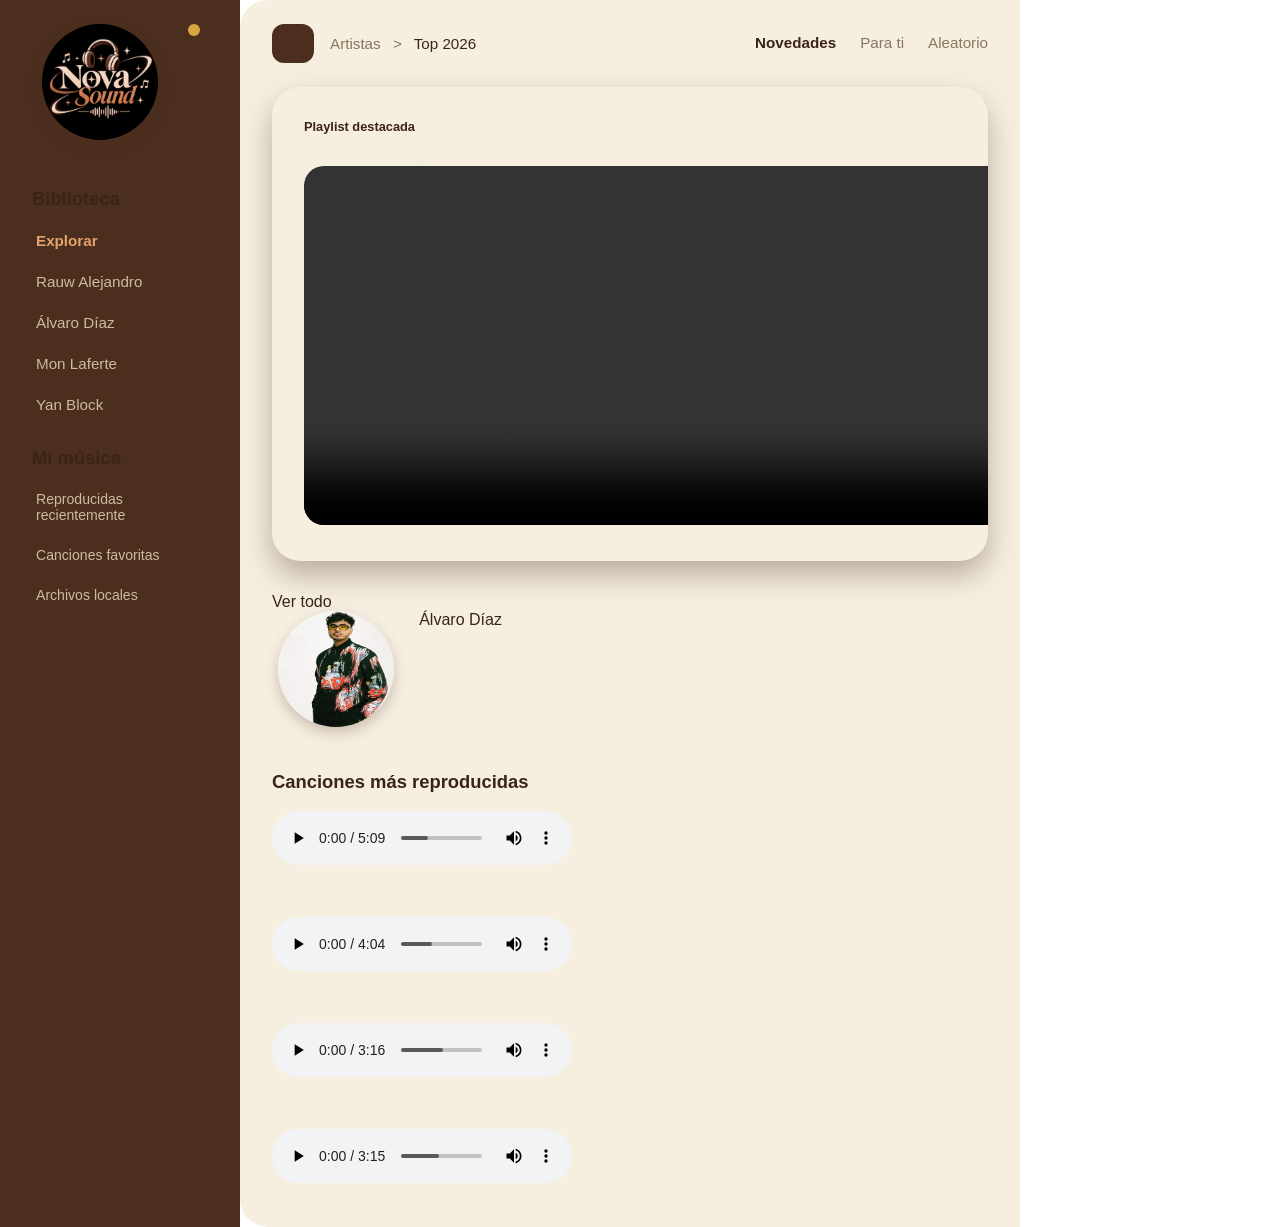
<file: alvaro.html>
<!DOCTYPE html>
<html lang="es">
<head>
  <meta charset="UTF-8">
  <meta name="viewport" content="width=device-width, initial-scale=1.0">
  <title>MiPlay - Plantilla</title>
  <!-- Enlazamos el archivo CSS -->
  <style>
/* =========================================
   PLANTILLA MIPLAY - inspirada en Spotify
   Proyecto de diseño web
   ========================================= */

/* ---------- 1. COLORES (variables) ---------- */
:root {
   --BLANCO-CREMA: #FFF8F5;
  --beige-claro: #f6efe0;
  --chocolate: #4b2e1e;
  --rosa-claro: #F4DDE5;
  --rosa-claro: #F4DDE5;
  --rosa-claro: #F4DDE5;  /* burnt orange */
  --texto: #3a2416;
  --texto-suave: #8a7560;
}

/* ---------- 2. REINICIO BÁSICO ---------- */
* {
  margin: 0;
  padding: 0;
  box-sizing: border-box;
}

body {
  font-family: "Poppins", "Segoe UI", Arial, sans-serif;
  background-color: var(--chocolate-oscuro);
  color: var(--texto);
  min-height: 100vh;
}

a {
  color: inherit;
  text-decoration: none;
}

ul {
  list-style: none;
}

button {
  font-family: inherit;
  cursor: pointer;
  border: none;
  background: none;
}

/* Que se vea el foco cuando se navega con teclado */
a:focus-visible,
button:focus-visible {
  outline: 3px solid var(--naranja);
  outline-offset: 2px;
}

/* ---------- 3. ESTRUCTURA GENERAL (grid) ---------- */
.contenedor {
  display: grid;
  grid-template-columns: 240px 1fr 260px;
  min-height: 100vh;
  transition: grid-template-columns 0.3s ease;
}

/* ---------- 4. MENÚ LATERAL ---------- */
.menu-lateral {
  background-color: var(--chocolate);
  color: var(--beige);
  padding: 24px 20px;
  overflow: hidden;
  transition: transform 0.3s ease;
}

.puntos {
  display: flex;
  gap: 8px;
  margin-bottom: 36px;
}

.punto {
  width: 12px;
  height: 12px;
  border-radius: 50%;
}

.punto-rojo { background-color: #c8442b; }
.punto-amarillo { background-color: #d9a441; }
.punto-verde { background-color: var(--oliva); }

.menu-titulo {
  font-size: 1.15rem;
  font-weight: 600;
  margin: 24px 0 12px 12px;
}

.menu-lista a {
  display: block;
  padding: 10px 16px;
  margin-bottom: 4px;
  border-radius: 999px;
  color: #cdbba0;
  font-size: 0.95rem;
  transition: background-color 0.2s, color 0.2s;
}

.menu-lista a:hover {
  background-color: rgba(255, 255, 255, 0.08);
  color: var(--beige);
}

.menu-lista a.activo {
  background-color: var(--chocolate-oscuro);
  color: #e3a36b;
  font-weight: 600;
}

.menu-secundaria a {
  font-size: 0.88rem;
}

/* Cuando el usuario oprime el botón en computadora: se oculta el menú */
body.menu-alternado .contenedor {
  grid-template-columns: 0 1fr 260px;
}

body.menu-alternado .menu-lateral {
  padding: 0;
  visibility: hidden;
}

/* ---------- 5. ZONA PRINCIPAL ---------- */
.principal {
  background-color: var(--beige-claro);
  border-radius: 28px 0 0 28px;
  padding: 24px 32px 40px;
  min-width: 0;
}

/* Barra superior */
.barra-superior {
  display: flex;
  align-items: center;
  justify-content: space-between;
  gap: 16px;
  flex-wrap: wrap;
  margin-bottom: 24px;
}

.boton-menu {
  display: flex;
  flex-direction: column;
  gap: 5px;
  padding: 10px;
  background-color: var(--chocolate);
  border-radius: 12px;
}

.boton-menu span {
  display: block;
  width: 22px;
  height: 3px;
  background-color: var(--beige);
  border-radius: 2px;
}

.ruta {
  flex: 1;
  color: var(--texto-suave);
  font-size: 0.95rem;
}

.ruta span:last-child {
  color: var(--texto);
}

.separador {
  margin: 0 8px;
}

.pestanas {
  display: flex;
  gap: 24px;
  font-size: 0.95rem;
  color: var(--texto-suave);
}

.pestanas a.activo {
  color: var(--texto);
  font-weight: 600;
  border-bottom: 3px solid var(--naranja);
  padding-bottom: 2px;
}

/* ---------- 6. BANNER ---------- */
.banner {
  position: relative;
  display: flex;
  align-items: center;
  justify-content: space-between;
  min-height: 240px;
  padding: 32px;
  border-radius: 28px;
  overflow: hidden;
  background: linear-gradient(120deg, var(--naranja) 0%, #a24410 55%, var(--chocolate) 100%);
  box-shadow: 0 14px 30px rgba(75, 46, 30, 0.35);
}

.banner-texto {
  position: relative;
  z-index: 1;
  width: 55%;
}

.etiqueta {
  color: var(--beige);
  font-size: 0.8rem;
  font-weight: 600;
  margin-bottom: 14px;
}

/* Barras vacías que hacen de "texto" (la plantilla no lleva información) */
.linea-titulo,
.linea-texto {
  background-color: rgba(246, 239, 224, 0.85);
  border-radius: 8px;
  margin-bottom: 10px;
}

.linea-titulo {
  height: 30px;
  width: 80%;
  margin-bottom: 18px;
}

.linea-texto {
  height: 12px;
  width: 95%;
  opacity: 0.55;
}

.linea-texto.corta {
  width: 60%;
}

.banner-datos {
  display: flex;
  align-items: center;
  gap: 10px;
  margin-top: 22px;
}

.corazon {
  display: grid;
  place-items: center;
  width: 30px;
  height: 30px;
  border-radius: 8px;
  background-color: var(--beige);
  color: var(--naranja);
}

.dato-vacio {
  width: 120px;
  height: 10px;
  border-radius: 6px;
  background-color: rgba(246, 239, 224, 0.5);
}

.banner-imagen {
  width: 38%;
  height: 200px;
  border-radius: 20px;
  background:
    radial-gradient(circle at 50% 35%, rgba(246, 239, 224, 0.35) 0 22%, transparent 23%),
    linear-gradient(160deg, var(--oliva), var(--chocolate));
  opacity: 0.85;
}

/* ---------- 7. SECCIONES ---------- */
.seccion {
  margin-top: 32px;
}

.seccion-encabezado {
  display: flex;
  justify-content: space-between;
  align-items: baseline;
  margin-bottom: 18px;
}

.seccion-encabezado h2 {
  font-size: 1.15rem;
  font-weight: 600;
}

.seccion-encabezado a {
  color: var(--texto-suave);
  font-size: 0.85rem;
}

.seccion-encabezado a:hover {
  color: var(--naranja);
}

/* ---------- 8. ARTISTAS ---------- */
.artistas {
  display: grid;
  grid-template-columns: repeat(5, 1fr);
  gap: 20px;
}

.artista {
  text-align: center;
}

.circulo {
  width: 100%;
  max-width: 116px;
  aspect-ratio: 1 / 1;
  margin: 0 auto 12px;
  border-radius: 50%;
  border: 4px solid var(--beige);
  box-shadow: 0 6px 14px rgba(75, 46, 30, 0.25);
  transition: transform 0.2s;
}

.artista:hover .circulo {
  transform: scale(1.06);
}

.artista p {
  font-size: 0.9rem;
  font-weight: 500;
}

/* Un color distinto para cada círculo */
.c1 { background: radial-gradient(circle at 50% 38%, var(--beige) 0 20%, transparent 21%), var(--naranja); }
.c2 { background: radial-gradient(circle at 50% 38%, var(--beige) 0 20%, transparent 21%), var(--oliva); }
.c3 { background: radial-gradient(circle at 50% 38%, var(--beige) 0 20%, transparent 21%), var(--chocolate); }
.c4 { background: radial-gradient(circle at 50% 38%, var(--beige) 0 20%, transparent 21%), #a24410; }
.c5 { background: radial-gradient(circle at 50% 38%, var(--beige) 0 20%, transparent 21%), #8b8d45; }

/* ---------- 9. LISTA DE CANCIONES ---------- */
.cancion {
  display: grid;
  grid-template-columns: 52px 1fr 1fr 60px 40px;
  align-items: center;
  gap: 16px;
  padding: 12px 0;
  border-bottom: 1px solid #d8c9ac;
}

.portada {
  width: 48px;
  height: 48px;
  border-radius: 10px;
  background: linear-gradient(135deg, var(--naranja), var(--chocolate));
}

.cancion-linea {
  height: 12px;
  width: 80%;
  border-radius: 6px;
  background-color: #d8c9ac;
}

.cancion-linea.chica {
  width: 50%;
}

.duracion {
  color: var(--texto-suave);
  font-size: 0.85rem;
}

.agregar {
  font-size: 1.5rem;
  color: var(--oliva);
  transition: color 0.2s;
}

.agregar:hover {
  color: var(--naranja);
}

/* ---------- 10. PANEL "REPRODUCIENDO" ---------- */
.reproduciendo {
  background-color: var(--beige);
  padding: 28px 22px;
}

.reproduciendo h3 {
  font-size: 0.95rem;
  font-weight: 600;
  margin-bottom: 18px;
}

.reproduciendo-portada {
  width: 100%;
  aspect-ratio: 3 / 4;
  border-radius: 18px;
  margin-bottom: 18px;
  background: linear-gradient(170deg, var(--oliva) 0%, var(--chocolate) 100%);
}

.reproduciendo .cancion-linea {
  margin-bottom: 10px;
}

.barra-progreso {
  height: 6px;
  margin: 22px 0;
  border-radius: 4px;
  background-color: #cdbb98;
}

.barra-avance {
  width: 35%;
  height: 100%;
  border-radius: 4px;
  background-color: var(--naranja);
}

.controles {
  display: flex;
  justify-content: center;
  align-items: center;
  gap: 18px;
}

.controles button {
  font-size: 1.2rem;
  color: var(--chocolate);
}

.controles .play {
  width: 52px;
  height: 52px;
  border-radius: 50%;
  background-color: var(--naranja);
  color: var(--beige-claro);
  font-size: 1.1rem;
}

/* ---------- 11. FONDO OSCURO PARA EL MENÚ EN CELULAR ---------- */
.fondo-menu {
  display: none;
}

/* =========================================
   RESPONSIVO
   ========================================= */

/* Tablet: se oculta el panel de reproducción */
@media (max-width: 1000px) {
  .contenedor,
  body.menu-alternado .contenedor {
    grid-template-columns: 220px 1fr;
  }

  body.menu-alternado .contenedor {
    grid-template-columns: 0 1fr;
  }

  .reproduciendo {
    display: none;
  }

  .principal {
    border-radius: 28px 0 0 28px;
  }
}

/* Celular: el menú se vuelve un cajón que se desliza desde la izquierda */
@media (max-width: 700px) {
  .contenedor,
  body.menu-alternado .contenedor {
    grid-template-columns: 1fr;
  }

  .menu-lateral,
  body.menu-alternado .menu-lateral {
    position: fixed;
    top: 0;
    left: 0;
    bottom: 0;
    width: 260px;
    padding: 24px 20px;
    z-index: 20;
    visibility: visible;
    transform: translateX(-100%);
    overflow-y: auto;
  }

  /* Al oprimir el botón, el menú entra */
  body.menu-alternado .menu-lateral {
    transform: translateX(0);
  }

  body.menu-alternado .fondo-menu {
    display: block;
    position: fixed;
    inset: 0;
    background-color: rgba(53, 32, 15, 0.6);
    z-index: 10;
  }

  .principal {
    border-radius: 0;
    padding: 18px 16px 32px;
  }

  .pestanas {
    width: 100%;
    gap: 18px;
    overflow-x: auto;
  }

  .banner {
    flex-direction: column;
    align-items: flex-start;
    padding: 24px;
  }

  .banner-texto {
    width: 100%;
  }

  .banner-imagen {
    display: none;
  }

  /* Los artistas se deslizan de lado */
  .artistas {
    display: flex;
    overflow-x: auto;
    gap: 16px;
    padding-bottom: 8px;
  }

  .artista {
    flex: 0 0 100px;
  }

  .cancion {
    grid-template-columns: 48px 1fr 50px 32px;
  }

  .cancion .cancion-linea.chica {
    display: none;
  }
}

/* Respeta a quien prefiere menos movimiento */
@media (prefers-reduced-motion: reduce) {
  * {
    transition: none !important;
  }
}

</style>
</head>
<body>

  <!-- Fondo oscuro que aparece cuando el menú está abierto en celular -->
  <div class="fondo-menu" id="fondoMenu"></div>

  <div class="contenedor">

    <!-- ========== MENÚ LATERAL DESPLEGABLE ========== -->
    <aside class="menu-lateral" id="menuLateral">
      <div class="puntos">
        <img src="LOGO.jpg" class="circulo"></span>
        <span class="punto punto-amarillo"></span>
        <span class="punto punto-verde"></span>
      </div>

      <h2 class="menu-titulo">Biblioteca</h2>
      <nav>
        <ul class="menu-lista">
          <li><a href="plantilla-completa.html(EVE).html" class="activo">Explorar</a></li>
          <li><a href="RAUW-.html">Rauw Alejandro</a></li>
          <li><a href="alvaro.html">Álvaro Díaz</a></li>
          <li><a href="mon.html">Mon Laferte</a></li>
          <li><a href="yan.html">Yan Block</a></li>
        </ul>
      </nav>

      <h2 class="menu-titulo">Mi música</h2>
      <nav>
        <ul class="menu-lista menu-secundaria">
          <li><a href="#">Reproducidas recientemente</a></li>
          <li><a href="#">Canciones favoritas</a></li>
          <li><a href="#">Archivos locales</a></li>
        </ul>
      </nav>
    </aside>

    <!-- ========== CONTENIDO PRINCIPAL ========== -->
    <main class="principal">

      <!-- Barra superior -->
      <header class="barra-superior">
        <button class="boton-menu" id="botonMenu" aria-label="Abrir o cerrar menú" aria-expanded="false">
          <span></span><span></span><span></span>
        </button>

        <div class="ruta">
          <a href="artistas.html">Artistas</a>
          <span class="separador">&gt;</span>
          <span>Top 2026</span>
        </div>

        <nav class="pestanas">
          <a href="#" class="activo">Novedades</a>
          <a href="parati.html">Para ti</a>
          <a href="#">Aleatorio</a>
        </nav>
      </header>

      <!-- Banner grande (playlist destacada) -->
      <section class="banner">
        <div class="banner-texto">
          <p class="etiqueta">Playlist destacada</p>
          <div class="banner-datos">
            <span class="dato-vacio"></span>
          </div>

          <video autoplay muted loop controls style="width:200%; height: 10%; border-radius:20px; object-fit:cover,">
          <source src="alvaro.mp4" type=video/mp4>
          </video>
        </div>
      </section>

      <!-- Artistas populares -->
      <section class="seccion">
        <div class="">
          <a href="#">Ver todo</a>
        </div>

        <div class="artistas">
        <img src="alvaro.jpg" class="circulo">
            <p>Álvaro Díaz</p>
          </article>
        </div>
      </section>

      <!-- Reproducidas recientemente -->
      <section class="seccion">
        <div class="seccion-encabezado">
          <h2>Canciones más reproducidas</h2>
        </div>

        <ul class="lista-canciones">
            <li>
          <li class="Todo de ti">
            <div class="Todo de Ti"></div>
         <div>
            <audio controls src="alvaro-1.mp3"></audio>
            </audio>
          </li>
          <li class="todo de ti">
          <div class="portada"></div>
         <div>
            <audio controls src="alvaro-2.mp3"></audio>
            </audio>
          </li>
          <li class="todo de ti">
          <div class="portada"></div>
         <div>
            <audio controls src="alvaro-3.mp3"></audio>
            </audio>
          </li>
          <li class="todo de ti">
          <div class="portada"></div>
         <div>
            <audio controls src="alvaro-4.mp3"></audio>
            </audio>
          </li>
          
        </ul>
      </section>
    </main>

    <!-- ========== PANEL "REPRODUCIENDO AHORA" ========== -->
    

  </div>

  <!-- Un poquito de JavaScript solo para abrir y cerrar el menú -->
  <script>
    var boton = document.getElementById("botonMeuuuuuuuuuuuuuuuuuuuuuuuuuuuuuuuuuu,nu");
    var fondo = document.getElementById("fondoMenu");

    function alternarMenu() {
      var abierto = document.body.classList.toggle("menu-alternado");
      boton.setAttribute("aria-expanded", abierto);
    }

    boton.addEventListener("click", alternarMenu);
    fondo.addEventListener("click", alternarMenu);
  </script>
</body>
</html>
</file>
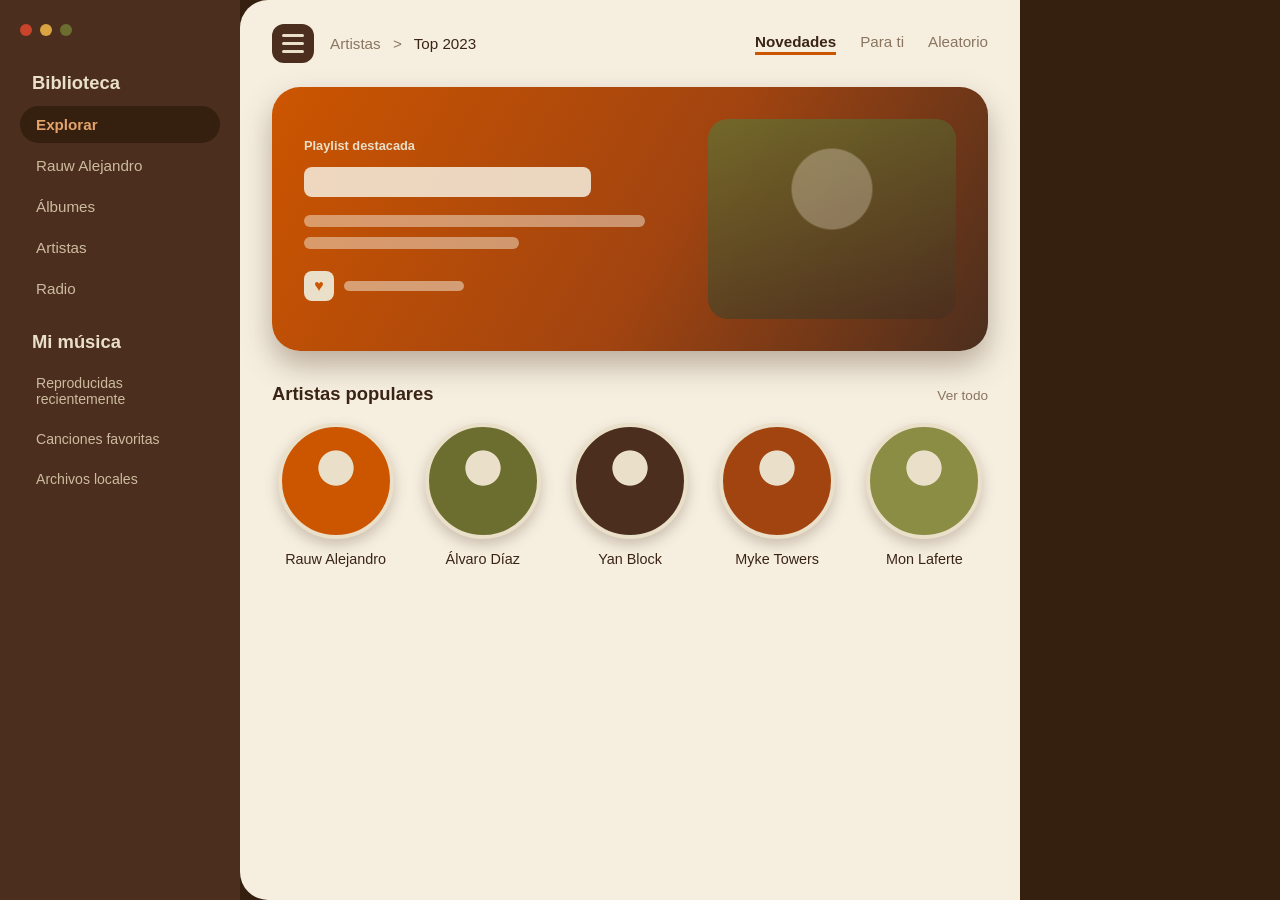
<file: artistas.html>
<!DOCTYPE html>
<html lang="es">
<head>
  <meta charset="UTF-8">
  <meta name="viewport" content="width=device-width, initial-scale=1.0">
  <title>MiPlay - Plantilla</title>
  <!-- Enlazamos el archivo CSS -->
  <style>
/* =========================================
   PLANTILLA MIPLAY - inspirada en Spotify
   Proyecto de diseño web
   ========================================= */

/* ---------- 1. COLORES (variables) ---------- */
:root {
  --beige: #eadfc8;
  --beige-claro: #f6efe0;
  --chocolate: #4b2e1e;
  --chocolate-oscuro: #35200f;
  --oliva: #6b6e2f;
  --naranja: #cc5500;   /* burnt orange */
  --texto: #3a2416;
  --texto-suave: #8a7560;
}

/* ---------- 2. REINICIO BÁSICO ---------- */
* {
  margin: 0;
  padding: 0;
  box-sizing: border-box;
}

body {
  font-family: "Poppins", "Segoe UI", Arial, sans-serif;
  background-color: var(--chocolate-oscuro);
  color: var(--texto);
  min-height: 100vh;
}

a {
  color: inherit;
  text-decoration: none;
}

ul {
  list-style: none;
}

button {
  font-family: inherit;
  cursor: pointer;
  border: none;
  background: none;
}

/* Que se vea el foco cuando se navega con teclado */
a:focus-visible,
button:focus-visible {
  outline: 3px solid var(--naranja);
  outline-offset: 2px;
}

/* ---------- 3. ESTRUCTURA GENERAL (grid) ---------- */
.contenedor {
  display: grid;
  grid-template-columns: 240px 1fr 260px;
  min-height: 100vh;
  transition: grid-template-columns 0.3s ease;
}

/* ---------- 4. MENÚ LATERAL ---------- */
.menu-lateral {
  background-color: var(--chocolate);
  color: var(--beige);
  padding: 24px 20px;
  overflow: hidden;
  transition: transform 0.3s ease;
}

.puntos {
  display: flex;
  gap: 8px;
  margin-bottom: 36px;
}

.punto {
  width: 12px;
  height: 12px;
  border-radius: 50%;
}

.punto-rojo { background-color: #c8442b; }
.punto-amarillo { background-color: #d9a441; }
.punto-verde { background-color: var(--oliva); }

.menu-titulo {
  font-size: 1.15rem;
  font-weight: 600;
  margin: 24px 0 12px 12px;
}

.menu-lista a {
  display: block;
  padding: 10px 16px;
  margin-bottom: 4px;
  border-radius: 999px;
  color: #cdbba0;
  font-size: 0.95rem;
  transition: background-color 0.2s, color 0.2s;
}

.menu-lista a:hover {
  background-color: rgba(255, 255, 255, 0.08);
  color: var(--beige);
}

.menu-lista a.activo {
  background-color: var(--chocolate-oscuro);
  color: #e3a36b;
  font-weight: 600;
}

.menu-secundaria a {
  font-size: 0.88rem;
}

/* Cuando el usuario oprime el botón en computadora: se oculta el menú */
body.menu-alternado .contenedor {
  grid-template-columns: 0 1fr 260px;
}

body.menu-alternado .menu-lateral {
  padding: 0;
  visibility: hidden;
}

/* ---------- 5. ZONA PRINCIPAL ---------- */
.principal {
  background-color: var(--beige-claro);
  border-radius: 28px 0 0 28px;
  padding: 24px 32px 40px;
  min-width: 0;
}

/* Barra superior */
.barra-superior {
  display: flex;
  align-items: center;
  justify-content: space-between;
  gap: 16px;
  flex-wrap: wrap;
  margin-bottom: 24px;
}

.boton-menu {
  display: flex;
  flex-direction: column;
  gap: 5px;
  padding: 10px;
  background-color: var(--chocolate);
  border-radius: 12px;
}

.boton-menu span {
  display: block;
  width: 22px;
  height: 3px;
  background-color: var(--beige);
  border-radius: 2px;
}

.ruta {
  flex: 1;
  color: var(--texto-suave);
  font-size: 0.95rem;
}

.ruta span:last-child {
  color: var(--texto);
}

.separador {
  margin: 0 8px;
}

.pestanas {
  display: flex;
  gap: 24px;
  font-size: 0.95rem;
  color: var(--texto-suave);
}

.pestanas a.activo {
  color: var(--texto);
  font-weight: 600;
  border-bottom: 3px solid var(--naranja);
  padding-bottom: 2px;
}

/* ---------- 6. BANNER ---------- */
.banner {
  position: relative;
  display: flex;
  align-items: center;
  justify-content: space-between;
  min-height: 240px;
  padding: 32px;
  border-radius: 28px;
  overflow: hidden;
  background: linear-gradient(120deg, var(--naranja) 0%, #a24410 55%, var(--chocolate) 100%);
  box-shadow: 0 14px 30px rgba(75, 46, 30, 0.35);
}

.banner-texto {
  position: relative;
  z-index: 1;
  width: 55%;
}

.etiqueta {
  color: var(--beige);
  font-size: 0.8rem;
  font-weight: 600;
  margin-bottom: 14px;
}

/* Barras vacías que hacen de "texto" (la plantilla no lleva información) */
.linea-titulo,
.linea-texto {
  background-color: rgba(246, 239, 224, 0.85);
  border-radius: 8px;
  margin-bottom: 10px;
}

.linea-titulo {
  height: 30px;
  width: 80%;
  margin-bottom: 18px;
}

.linea-texto {
  height: 12px;
  width: 95%;
  opacity: 0.55;
}

.linea-texto.corta {
  width: 60%;
}

.banner-datos {
  display: flex;
  align-items: center;
  gap: 10px;
  margin-top: 22px;
}

.corazon {
  display: grid;
  place-items: center;
  width: 30px;
  height: 30px;
  border-radius: 8px;
  background-color: var(--beige);
  color: var(--naranja);
}

.dato-vacio {
  width: 120px;
  height: 10px;
  border-radius: 6px;
  background-color: rgba(246, 239, 224, 0.5);
}

.banner-imagen {
  width: 38%;
  height: 200px;
  border-radius: 20px;
  background:
    radial-gradient(circle at 50% 35%, rgba(246, 239, 224, 0.35) 0 22%, transparent 23%),
    linear-gradient(160deg, var(--oliva), var(--chocolate));
  opacity: 0.85;
}

/* ---------- 7. SECCIONES ---------- */
.seccion {
  margin-top: 32px;
}

.seccion-encabezado {
  display: flex;
  justify-content: space-between;
  align-items: baseline;
  margin-bottom: 18px;
}

.seccion-encabezado h2 {
  font-size: 1.15rem;
  font-weight: 600;
}

.seccion-encabezado a {
  color: var(--texto-suave);
  font-size: 0.85rem;
}

.seccion-encabezado a:hover {
  color: var(--naranja);
}

/* ---------- 8. ARTISTAS ---------- */
.artistas {
  display: grid;
  grid-template-columns: repeat(5, 1fr);
  gap: 20px;
}

.artista {
  text-align: center;
}

.circulo {
  width: 100%;
  max-width: 116px;
  aspect-ratio: 1 / 1;
  margin: 0 auto 12px;
  border-radius: 50%;
  border: 4px solid var(--beige);
  box-shadow: 0 6px 14px rgba(75, 46, 30, 0.25);
  transition: transform 0.2s;
}

.artista:hover .circulo {
  transform: scale(1.06);
}

.artista p {
  font-size: 0.9rem;
  font-weight: 500;
}

/* Un color distinto para cada círculo */
.c1 { background: radial-gradient(circle at 50% 38%, var(--beige) 0 20%, transparent 21%), var(--naranja); }
.c2 { background: radial-gradient(circle at 50% 38%, var(--beige) 0 20%, transparent 21%), var(--oliva); }
.c3 { background: radial-gradient(circle at 50% 38%, var(--beige) 0 20%, transparent 21%), var(--chocolate); }
.c4 { background: radial-gradient(circle at 50% 38%, var(--beige) 0 20%, transparent 21%), #a24410; }
.c5 { background: radial-gradient(circle at 50% 38%, var(--beige) 0 20%, transparent 21%), #8b8d45; }

/* ---------- 9. LISTA DE CANCIONES ---------- */
.cancion {
  display: grid;
  grid-template-columns: 52px 1fr 1fr 60px 40px;
  align-items: center;
  gap: 16px;
  padding: 12px 0;
  border-bottom: 1px solid #d8c9ac;
}

.portada {
  width: 48px;
  height: 48px;
  border-radius: 10px;
  background: linear-gradient(135deg, var(--naranja), var(--chocolate));
}

.cancion-linea {
  height: 12px;
  width: 80%;
  border-radius: 6px;
  background-color: #d8c9ac;
}

.cancion-linea.chica {
  width: 50%;
}

.duracion {
  color: var(--texto-suave);
  font-size: 0.85rem;
}

.agregar {
  font-size: 1.5rem;
  color: var(--oliva);
  transition: color 0.2s;
}

.agregar:hover {
  color: var(--naranja);
}

/* ---------- 10. PANEL "REPRODUCIENDO" ---------- */
.reproduciendo {
  background-color: var(--beige);
  padding: 28px 22px;
}

.reproduciendo h3 {
  font-size: 0.95rem;
  font-weight: 600;
  margin-bottom: 18px;
}

.reproduciendo-portada {
  width: 100%;
  aspect-ratio: 3 / 4;
  border-radius: 18px;
  margin-bottom: 18px;
  background: linear-gradient(170deg, var(--oliva) 0%, var(--chocolate) 100%);
}

.reproduciendo .cancion-linea {
  margin-bottom: 10px;
}

.barra-progreso {
  height: 6px;
  margin: 22px 0;
  border-radius: 4px;
  background-color: #cdbb98;
}

.barra-avance {
  width: 35%;
  height: 100%;
  border-radius: 4px;
  background-color: var(--naranja);
}

.controles {
  display: flex;
  justify-content: center;
  align-items: center;
  gap: 18px;
}

.controles button {
  font-size: 1.2rem;
  color: var(--chocolate);
}

.controles .play {
  width: 52px;
  height: 52px;
  border-radius: 50%;
  background-color: var(--naranja);
  color: var(--beige-claro);
  font-size: 1.1rem;
}

/* ---------- 11. FONDO OSCURO PARA EL MENÚ EN CELULAR ---------- */
.fondo-menu {
  display: none;
}

/* =========================================
   RESPONSIVO
   ========================================= */

/* Tablet: se oculta el panel de reproducción */
@media (max-width: 1000px) {
  .contenedor,
  body.menu-alternado .contenedor {
    grid-template-columns: 220px 1fr;
  }

  body.menu-alternado .contenedor {
    grid-template-columns: 0 1fr;
  }

  .reproduciendo {
    display: none;
  }

  .principal {
    border-radius: 28px 0 0 28px;
  }
}

/* Celular: el menú se vuelve un cajón que se desliza desde la izquierda */
@media (max-width: 700px) {
  .contenedor,
  body.menu-alternado .contenedor {
    grid-template-columns: 1fr;
  }

  .menu-lateral,
  body.menu-alternado .menu-lateral {
    position: fixed;
    top: 0;
    left: 0;
    bottom: 0;
    width: 260px;
    padding: 24px 20px;
    z-index: 20;
    visibility: visible;
    transform: translateX(-100%);
    overflow-y: auto;
  }

  /* Al oprimir el botón, el menú entra */
  body.menu-alternado .menu-lateral {
    transform: translateX(0);
  }

  body.menu-alternado .fondo-menu {
    display: block;
    position: fixed;
    inset: 0;
    background-color: rgba(53, 32, 15, 0.6);
    z-index: 10;
  }

  .principal {
    border-radius: 0;
    padding: 18px 16px 32px;
  }

  .pestanas {
    width: 100%;
    gap: 18px;
    overflow-x: auto;
  }

  .banner {
    flex-direction: column;
    align-items: flex-start;
    padding: 24px;
  }

  .banner-texto {
    width: 100%;
  }

  .banner-imagen {
    display: none;
  }

  /* Los artistas se deslizan de lado */
  .artistas {
    display: flex;
    overflow-x: auto;
    gap: 16px;
    padding-bottom: 8px;
  }

  .artista {
    flex: 0 0 100px;
  }

  .cancion {
    grid-template-columns: 48px 1fr 50px 32px;
  }

  .cancion .cancion-linea.chica {
    display: none;
  }
}

/* Respeta a quien prefiere menos movimiento */
@media (prefers-reduced-motion: reduce) {
  * {
    transition: none !important;
  }
}

</style>
</head>
<body>

  <!-- Fondo oscuro que aparece cuando el menú está abierto en celular -->
  <div class="fondo-menu" id="fondoMenu"></div>

  <div class="contenedor">

    <!-- ========== MENÚ LATERAL DESPLEGABLE ========== -->
    <aside class="menu-lateral" id="menuLateral">
      <div class="puntos">
        <span class="punto punto-rojo"></span>
        <span class="punto punto-amarillo"></span>
        <span class="punto punto-verde"></span>
      </div>

      <h2 class="menu-titulo">Biblioteca</h2>
      <nav>
        <ul class="menu-lista">
          <li><a href="#" class="activo">Explorar</a></li>
          <li><a href="RAUW-.html">Rauw Alejandro</a></li>
          <li><a href="#">Álbumes</a></li>
          <li><a href="#">Artistas</a></li>
          <li><a href="#">Radio</a></li>
        </ul>
      </nav>

      <h2 class="menu-titulo">Mi música</h2>
      <nav>
        <ul class="menu-lista menu-secundaria">
          <li><a href="#">Reproducidas recientemente</a></li>
          <li><a href="#">Canciones favoritas</a></li>
          <li><a href="#">Archivos locales</a></li>
        </ul>
      </nav>
    </aside>

    <!-- ========== CONTENIDO PRINCIPAL ========== -->
    <main class="principal">

      <!-- Barra superior -->
      <header class="barra-superior">
        <button class="boton-menu" id="botonMenu" aria-label="Abrir o cerrar menú" aria-expanded="false">
          <span></span><span></span><span></span>
        </button>

        <div class="ruta">
          <a href="artistas.html">Artistas</a>
          <span class="separador">&gt;</span>
          <span>Top 2023</span>
        </div>

        <nav class="pestanas">
          <a href="#" class="activo">Novedades</a>
          <a href="parati.html">Para ti</a>
          <a href="#">Aleatorio</a>
        </nav>
      </header>

      <!-- Banner grande (playlist destacada) -->
      <section class="banner">
        <div class="banner-texto">
          <p class="etiqueta">Playlist destacada</p>
          <div class="linea-titulo"></div>
          <div class="linea-texto"></div>
          <div class="linea-texto corta"></div>
          <div class="banner-datos">
            <span class="corazon">&hearts;</span>
            <span class="dato-vacio"></span>
          </div>
        </div>
        <div class="banner-imagen"></div>
      </section>

      <!-- Artistas populares -->
      <section class="seccion">
        <div class="seccion-encabezado">
          <h2>Artistas populares</h2>
          <a href="#">Ver todo</a>
        </div>

        <div class="artistas">
          <article class="artista">
            <div class="circulo c1"></div>
            <p>Rauw Alejandro</p>
          </article>
          <article class="artista">
            <div class="circulo c2"></div>
            <p>Álvaro Díaz</p>
          </article>
          <article class="artista">
            <div class="circulo c3"></div>
            <p>Yan Block</p>
          </article>
          <article class="artista">
            <div class="circulo c4"></div>
            <p>Myke Towers</p>
          </article>
          <article class="artista">
            <div class="circulo c5"></div>
            <p>Mon Laferte</p>
          </article>
        </div>
      </section>

      <!-- Reproducidas recientemente -->
      
    </aside>

  </div>

  <!-- Un poquito de JavaScript solo para abrir y cerrar el menú -->
  <script>
    var boton = document.getElementById("botonMeuuuuuuuuuuuuuuuuuuuuuuuuuuuuuuuuuu,nu");
    var fondo = document.getElementById("fondoMenu");

    function alternarMenu() {
      var abierto = document.body.classList.toggle("menu-alternado");
      boton.setAttribute("aria-expanded", abierto);
    }

    boton.addEventListener("click", alternarMenu);
    fondo.addEventListener("click", alternarMenu);
  </script>
</body>
</html>
</file>
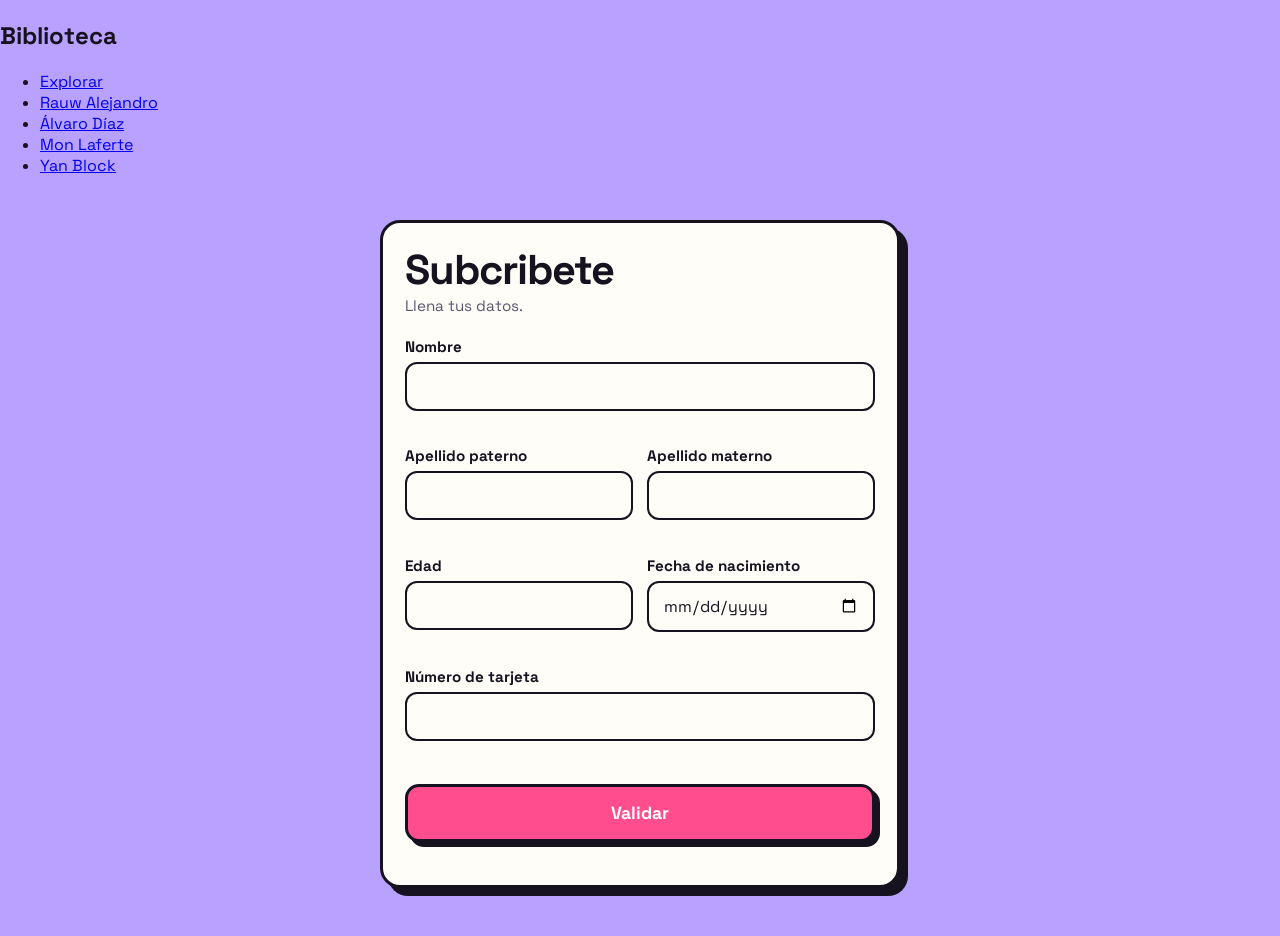
<file: formulario.html2007.html>
<!DOCTYPE html>
<html lang="es">
<head>
<meta charset="utf-8">
<meta name="viewport" content="width=device-width, initial-scale=1, viewport-fit=cover">
<title>Formulario de registro</title>
<link href="https://fonts.googleapis.com/css2?family=Space+Grotesk:wght@500;700&display=swap" rel="stylesheet">
<style>
:root{
  --bg:#b8a1ff; --card:#fffdf8; --ink:#16121f; --muted:#5b5470; --pink:#ff4d8d; --lime:#c6ff4d;
  --ok:#0f9d58; --bad:#e5251b; --shadow:#16121f;
  box-sizing:border-box;
  padding-top:env(safe-area-inset-top,0px); padding-bottom:env(safe-area-inset-bottom,0px);
}
@media (prefers-color-scheme:dark){
  :root:not([data-theme="light"]){--bg:#2a1f4d;--card:#1d1830;--ink:#f4f0ff;--muted:#b6aed0;--shadow:#000;--lime:#c6ff4d}
}
:root[data-theme="dark"]{--bg:#2a1f4d;--card:#1d1830;--ink:#f4f0ff;--muted:#b6aed0;--shadow:#000}
html{scroll-padding-top:env(safe-area-inset-top,0px)}
*,*::before,*::after{box-sizing:border-box}
body{margin:0;background:var(--bg);color:var(--ink);font-family:"Space Grotesk",system-ui,-apple-system,"Segoe UI",sans-serif;min-height:100vh}
.hidden{display:none!important}

/* ---------- Página 1: formulario ---------- */
#registro{display:flex;justify-content:center;padding:28px 16px 48px}
.card{width:100%;max-width:520px;background:var(--card);border:3px solid var(--ink);border-radius:20px;box-shadow:8px 8px 0 var(--shadow);padding:26px 22px 24px}
h1{font-size:clamp(1.9rem,7vw,2.6rem);line-height:1;margin:0 0 6px;letter-spacing:-.03em}
.sub{margin:0 0 22px;color:var(--muted);font-size:.95rem}
.sticker{display:inline-block;background:var(--lime);color:#16121f;border:2px solid var(--ink);border-radius:999px;padding:3px 12px;font-weight:700;font-size:.8rem;transform:rotate(-2deg);margin-bottom:12px}
.field{margin-bottom:16px}
label{display:block;font-weight:700;margin-bottom:6px;font-size:.95rem}
input{width:100%;font:inherit;font-size:1rem;color:var(--ink);background:transparent;border:2.5px solid var(--ink);border-radius:12px;padding:12px 14px;outline:none;transition:box-shadow .15s,border-color .15s}
input::placeholder{color:var(--muted);opacity:.7}
input:focus-visible{box-shadow:4px 4px 0 var(--pink)}
input.bad{border-color:var(--bad);box-shadow:4px 4px 0 var(--bad)}
input.good{border-color:var(--ok)}
.hint{display:block;min-height:1.1em;margin-top:5px;font-size:.8rem;color:var(--bad);font-weight:500}
.row{display:grid;grid-template-columns:1fr 1fr;gap:14px}
@media(max-width:440px){.row{grid-template-columns:1fr}}
#btn{width:100%;margin-top:8px;font:inherit;font-weight:700;font-size:1.1rem;color:#fff;background:var(--pink);border:3px solid var(--ink);border-radius:14px;padding:15px;cursor:pointer;box-shadow:5px 5px 0 var(--shadow);transition:transform .1s,box-shadow .1s,background .2s}
#btn:hover{transform:translate(-1px,-1px);box-shadow:6px 6px 0 var(--shadow)}
#btn:active{transform:translate(4px,4px);box-shadow:1px 1px 0 var(--shadow)}
#btn:focus-visible{outline:3px solid var(--lime);outline-offset:3px}
#btn.ok{background:var(--ok)}
#btn.err{background:var(--bad);animation:shake .4s}
@keyframes shake{20%{transform:translateX(-8px)}40%{transform:translateX(8px)}60%{transform:translateX(-5px)}80%{transform:translateX(5px)}}
@media(prefers-reduced-motion:reduce){#btn.err{animation:none}}

/* ---------- Página 2: estilo Spotify ---------- */
#musica{--g:#1ed760;background:#121212;color:#fff;min-height:100vh;padding:0 0 110px}
.top{background:linear-gradient(180deg,#1f6f43 0%,#121212 100%);padding:28px 18px 18px}
.bar{display:flex;align-items:center;justify-content:space-between;margin-bottom:22px}
.logo{display:flex;align-items:center;gap:8px;font-weight:700;font-size:1.25rem;letter-spacing:-.02em}
.dot{width:30px;height:30px;border-radius:50%;background:var(--g);display:grid;place-items:center;color:#000;font-size:.9rem}
.out{background:transparent;border:1px solid #777;color:#fff;border-radius:999px;padding:7px 14px;font:inherit;font-size:.85rem;cursor:pointer}
.out:hover{border-color:#fff}
#musica h2{font-size:clamp(1.6rem,6vw,2.2rem);margin:0 0 14px;letter-spacing:-.02em;overflow-wrap:anywhere}
.chips{display:flex;gap:8px;flex-wrap:wrap}
.chip{background:#ffffff1f;border-radius:999px;padding:7px 14px;font-size:.85rem}
.chip.on{background:var(--g);color:#000;font-weight:700}
.sec{padding:20px 18px 0}
.sec h3{margin:0 0 12px;font-size:1.25rem}
.grid{display:grid;grid-template-columns:repeat(auto-fill,minmax(150px,1fr));gap:14px}
.pl{background:#181818;border-radius:10px;padding:12px;cursor:pointer;transition:background .2s;border:0;color:#fff;text-align:left;font:inherit}
.pl:hover,.pl.sel{background:#2a2a2a}
.art{aspect-ratio:1;border-radius:8px;margin-bottom:10px;box-shadow:0 8px 20px #0008}
.pl b{display:block;font-size:.95rem;overflow-wrap:anywhere}
.pl span{font-size:.8rem;color:#b3b3b3}
.player{position:fixed;left:0;right:0;bottom:0;background:#000;border-top:1px solid #282828;display:flex;align-items:center;gap:12px;padding:10px 14px calc(10px + env(safe-area-inset-bottom,0px))}
.mini{width:46px;height:46px;border-radius:6px;flex:none}
.info{min-width:0;flex:1}
.info b,.info span{display:block;white-space:nowrap;overflow:hidden;text-overflow:ellipsis}
.info span{font-size:.8rem;color:#b3b3b3}
#play{width:44px;height:44px;border-radius:50%;border:0;background:#fff;color:#000;font-size:1.1rem;cursor:pointer;flex:none}
#play:focus-visible,.out:focus-visible,.pl:focus-visible{outline:2px solid var(--g);outline-offset:2px}
.prog{position:absolute;left:0;top:-2px;height:3px;background:var(--g);width:0}
</style>
</head>
<body>
<head>
  <meta charset="UTF-8">
  <meta name="viewport" content="width=device-width, initial-scale=1.0">
  <title>MiPlay - Plantilla</title>
 
<body> 

  <!-- Fondo oscuro que aparece cuando el menú está abierto en celular -->
  <div class="" id="fondoMenu"></div>

  <div class="contenedor">

    <aside class="menu-lateral" id="menuLateral">
      <div class="puntos">
        <span class="punto punto-rojo"></span>
        <span class="punto punto-amarillo"></span>
        <span class="punto punto-verde"></span>
      </div>
      <h2 class="menu-titulo">Biblioteca</h2>
      <nav>
        <ul class="menu-lista">
          <li><a href="#" class="activo">Explorar</a></li>
          <li><a href="RAUW-.html">Rauw Alejandro</a></li>
          <li><a href="alvaro.html">Álvaro Díaz</a></li>
          <li><a href="mon.html">Mon Laferte</a></li>
          <li><a href="yan.html">Yan Block</a></li>

        </ul>
      </nav><main id="registro">
  <section class="card">
    <h1>Subcribete</h1>
    <p class="sub">Llena tus datos.</p>

    <div class="field">
      <label for="nombre">Nombre</label>
      <input id="nombre" type="text" maxlength="100" autocomplete="given-name" placeholder="">
      <span class="hint" id="h-nombre"></span>
    </div>
    <div class="row">
      <div class="field">
        <label for="paterno">Apellido paterno</label>
        <input id="paterno" type="text" maxlength="100" autocomplete="off" placeholder="">
        <span class="hint" id="h-paterno"></span>
      </div>
      <div class="field">
        <label for="materno">Apellido materno</label>
        <input id="materno" type="text" maxlength="100" autocomplete="off" placeholder="">
        <span class="hint" id="h-materno"></span>
      </div>
    </div>
    <div class="row">
      <div class="field">
        <label for="edad">Edad</label>
        <input id="edad" type="text" inputmode="numeric" maxlength="3" autocomplete="off" placeholder="">
        <span class="hint" id="h-edad"></span>
      </div>
      <div class="field">
        <label for="nacimiento">Fecha de nacimiento</label>
        <input id="nacimiento" type="date">
        <span class="hint" id="h-nacimiento"></span>
      </div>
    </div>
    <div class="field">
      <label for="tarjeta">Número de tarjeta</label>
      <input id="tarjeta" type="text" inputmode="numeric" maxlength="16" autocomplete="off" placeholder="">
      <span class="hint" id="h-tarjeta"></span>
    </div>

    <button id="btn" type="button">Validar</button>
    <span class="hint" id="estado" role="status" aria-live="polite" style="text-align:center"></span>
  </section>
</main>



<script>
(function(){
  var $ = function(id){return document.getElementById(id)};
  var NOMBRE = /[^A-ZÁÉÍÓÚÜÑ ]/g;
  var ok = false, timer = null;

  // Nombres: mayúsculas, solo letras/acentos/espacios, máx. 100
  ["nombre","paterno","materno"].forEach(function(id){
    $(id).addEventListener("input", function(e){
      var v = e.target.value.toUpperCase().replace(NOMBRE,"").slice(0,100);
      if(v !== e.target.value) e.target.value = v;
    });
  });
  // Edad: solo dígitos, máx. 3
  $("edad").addEventListener("input", function(e){
    e.target.value = e.target.value.replace(/\D/g,"").slice(0,3);
  });
  // Tarjeta: solo dígitos, máx. 16
  $("tarjeta").addEventListener("input", function(e){
    e.target.value = e.target.value.replace(/\D/g,"").slice(0,16);
  });

  function marca(id, msg){
    var el = $(id), h = $("h-"+id);
    h.textContent = msg || "";
    el.classList.toggle("bad", !!msg);
    el.classList.toggle("good", !msg);
    return !msg;
  }
  function nombreOk(id, etiqueta){
    var v = $(id).value.trim();
    if(!v) return marca(id, "Escribe tu "+etiqueta+".");
    if(/[^A-ZÁÉÍÓÚÜÑ ]/.test(v)) return marca(id, "Solo letras y acentos.");
    return marca(id, "");
  }
  function validar(){
    var r = [
      nombreOk("nombre","nombre"),
      nombreOk("paterno","apellido paterno"),
      nombreOk("materno","apellido materno"),
      marca("edad", /^\d{1,3}$/.test($("edad").value) ? "" : "Usa de 1 a 3 números."),
      marca("tarjeta", /^\d{16}$/.test($("tarjeta").value) ? "" : "Deben ser 16 dígitos."),
      (function(){
        var f = $("nacimiento").value;
        if(!f) return marca("nacimiento","Elige una fecha.");
        if(new Date(f) > new Date()) return marca("nacimiento","La fecha no puede ser futura.");
        return marca("nacimiento","");
      })()
    ];
    return r.every(Boolean);
  }

  $("btn").addEventListener("click", function(){
    var b = $("btn"), est = $("estado");
    clearTimeout(timer);
    b.classList.remove("ok","err"); void b.offsetWidth;
    if(validar()){
      b.classList.add("ok"); b.textContent = "Todo está en orden";
      est.style.color = "var(--ok)"; est.textContent = "Entrando a tu música…";
      ok = true;
      timer = setTimeout(function(){ window.location.href = "index.html"; vista(); }, 1300);
    }else{
      b.classList.add("err"); b.textContent = "Error";
      est.style.color = "var(--bad)"; est.textContent = "Revisa los campos marcados en rojo.";
      timer = setTimeout(function(){ b.classList.remove("err"); b.textContent = "Validar"; }, 2000);
    }
  });

  /* ---- Página tipo Spotify ---- */
  var listas = [
    ["Mix diario 1","Café, Zoé y más","linear-gradient(135deg,#ff6a3d,#c4137a)"],
    ["Éxitos del día","Lo más escuchado","linear-gradient(135deg,#4facfe,#2b32b2)"],
    ["Noche tranquila","Piano y calma","linear-gradient(135deg,#1d976c,#0b3d2e)"],
    ["Rock en español","Clásicos que no mueren","linear-gradient(135deg,#f7b733,#fc4a1a)"],
    ["Para entrenar","Ritmo sin parar","linear-gradient(135deg,#a18cd1,#fbc2eb)"],
    ["Cumbia y más","Para bailar","linear-gradient(135deg,#00c6ff,#0072ff)"]
  ];
  var cur = null, playing = false, pct = 0, tick = null;
  var cont = $("lista");
  listas.forEach(function(l, i){
    var b = document.createElement("button");
    b.className = "pl"; b.type = "button";
    b.innerHTML = '<div class="art" style="background:'+l[2]+'"></div><b>'+l[0]+'</b><span>'+l[1]+'</span>';
    b.addEventListener("click", function(){ elegir(i); });
    cont.appendChild(b);
  });
  function elegir(i){
    cur = i; pct = 0;
    [].forEach.call(cont.children, function(c, j){ c.classList.toggle("sel", i === j); });
    $("pTitulo").textContent = listas[i][0];
    $("pSub").textContent = listas[i][1];
    $("miniArt").style.background = listas[i][2];
    reproducir(true);
  }
  function reproducir(on){
    playing = on;
    $("play").textContent = on ? "❚❚" : "▶";
    $("play").setAttribute("aria-label", on ? "Pausar" : "Reproducir");
    clearInterval(tick);
    if(on) tick = setInterval(function(){ pct = (pct + .4) % 100; $("prog").style.width = pct + "%"; }, 200);
  }
  $("play").addEventListener("click", function(){
    if(cur === null) elegir(0); else reproducir(!playing);
  });
  $("salir").addEventListener("click", function(){
    ok = false; reproducir(false);
    var b = $("btn"); b.className = ""; b.textContent = "Validar"; $("estado").textContent = "";
    history.replaceState(null, "", location.pathname + location.search);
    vista();
  });

  function vista(){
    var musica = ok && location.hash === "#musica";
    $("registro").classList.toggle("hidden", musica);
    $("musica").classList.toggle("hidden", !musica);
    if(musica){
      $("saludo").textContent = "Hola, " + $("nombre").value.trim().split(" ")[0];
      window.scrollTo(0,0);
    }
  }
  window.addEventListener("hashchange", vista);
  vista();
})();
</script>
</body>
</html>
</file>
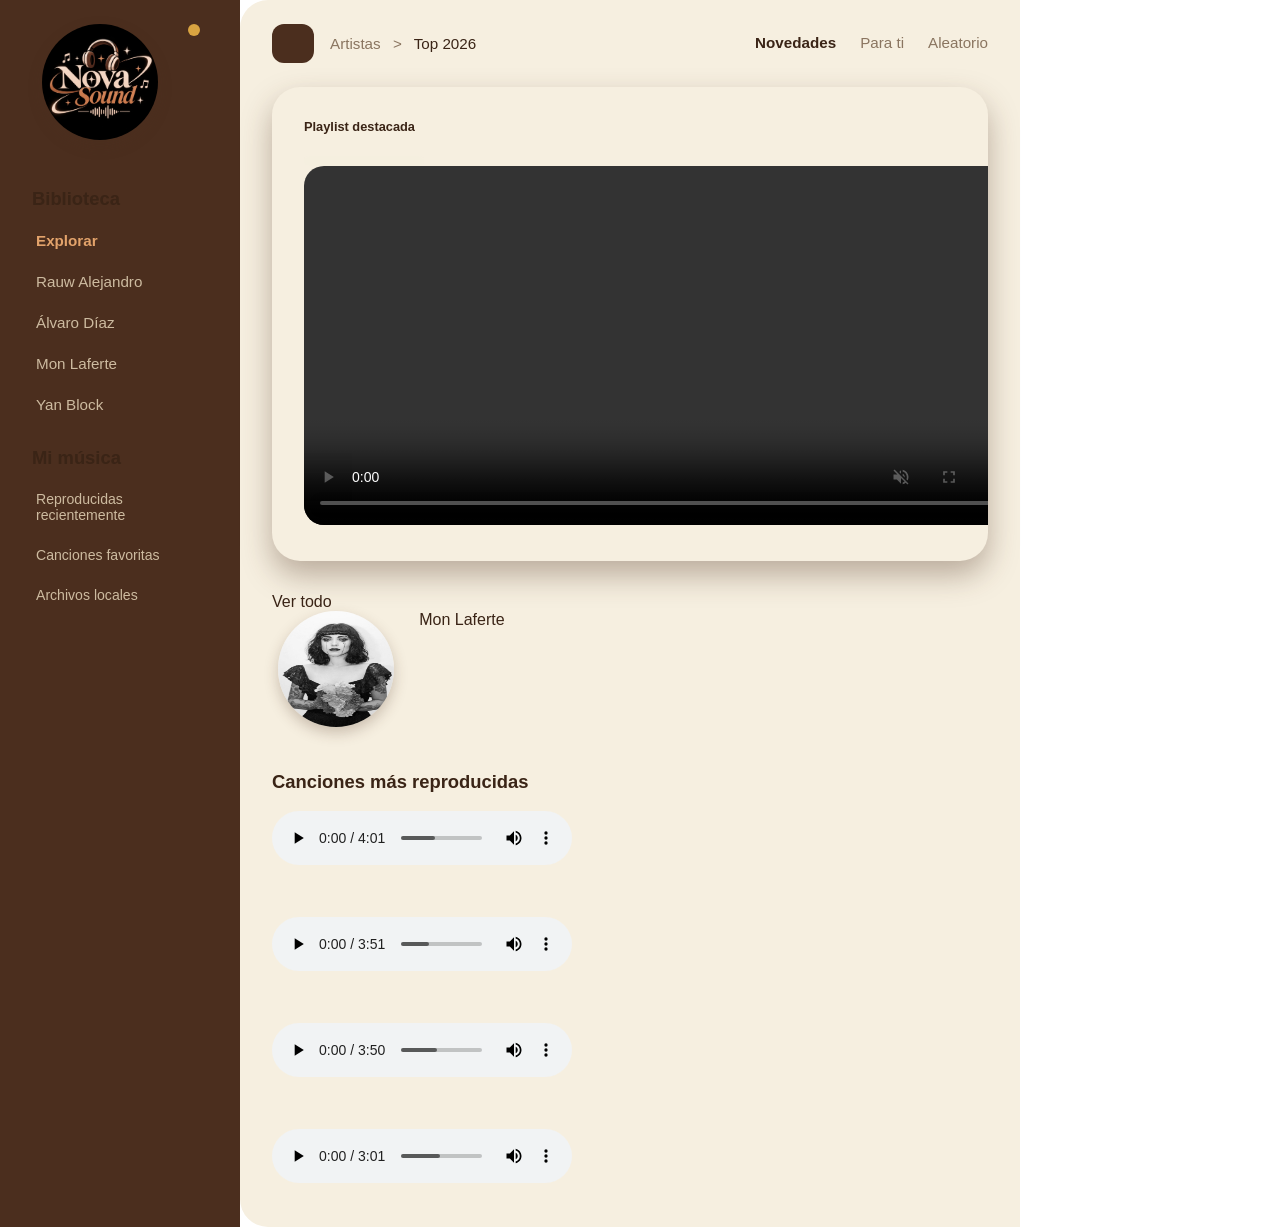
<file: mon.html>
<!DOCTYPE html>
<html lang="es">
<head>
  <meta charset="UTF-8">
  <meta name="viewport" content="width=device-width, initial-scale=1.0">
  <title>MiPlay - Plantilla</title>
  <!-- Enlazamos el archivo CSS -->
  <style>
/* =========================================
   PLANTILLA MIPLAY - inspirada en Spotify
   Proyecto de diseño web
   ========================================= */

/* ---------- 1. COLORES (variables) ---------- */
:root {
   --BLANCO-CREMA: #FFF8F5;
  --beige-claro: #f6efe0;
  --chocolate: #4b2e1e;
  --rosa-claro: #F4DDE5;
  --rosa-claro: #F4DDE5;
  --rosa-claro: #F4DDE5;  /* burnt orange */
  --texto: #3a2416;
  --texto-suave: #8a7560;
}

/* ---------- 2. REINICIO BÁSICO ---------- */
* {
  margin: 0;
  padding: 0;
  box-sizing: border-box;
}

body {
  font-family: "Poppins", "Segoe UI", Arial, sans-serif;
  background-color: var(--chocolate-oscuro);
  color: var(--texto);
  min-height: 100vh;
}

a {
  color: inherit;
  text-decoration: none;
}

ul {
  list-style: none;
}

button {
  font-family: inherit;
  cursor: pointer;
  border: none;
  background: none;
}

/* Que se vea el foco cuando se navega con teclado */
a:focus-visible,
button:focus-visible {
  outline: 3px solid var(--naranja);
  outline-offset: 2px;
}

/* ---------- 3. ESTRUCTURA GENERAL (grid) ---------- */
.contenedor {
  display: grid;
  grid-template-columns: 240px 1fr 260px;
  min-height: 100vh;
  transition: grid-template-columns 0.3s ease;
}

/* ---------- 4. MENÚ LATERAL ---------- */
.menu-lateral {
  background-color: var(--chocolate);
  color: var(--beige);
  padding: 24px 20px;
  overflow: hidden;
  transition: transform 0.3s ease;
}

.puntos {
  display: flex;
  gap: 8px;
  margin-bottom: 36px;
}

.punto {
  width: 12px;
  height: 12px;
  border-radius: 50%;
}

.punto-rojo { background-color: #c8442b; }
.punto-amarillo { background-color: #d9a441; }
.punto-verde { background-color: var(--oliva); }

.menu-titulo {
  font-size: 1.15rem;
  font-weight: 600;
  margin: 24px 0 12px 12px;
}

.menu-lista a {
  display: block;
  padding: 10px 16px;
  margin-bottom: 4px;
  border-radius: 999px;
  color: #cdbba0;
  font-size: 0.95rem;
  transition: background-color 0.2s, color 0.2s;
}

.menu-lista a:hover {
  background-color: rgba(255, 255, 255, 0.08);
  color: var(--beige);
}

.menu-lista a.activo {
  background-color: var(--chocolate-oscuro);
  color: #e3a36b;
  font-weight: 600;
}

.menu-secundaria a {
  font-size: 0.88rem;
}

/* Cuando el usuario oprime el botón en computadora: se oculta el menú */
body.menu-alternado .contenedor {
  grid-template-columns: 0 1fr 260px;
}

body.menu-alternado .menu-lateral {
  padding: 0;
  visibility: hidden;
}

/* ---------- 5. ZONA PRINCIPAL ---------- */
.principal {
  background-color: var(--beige-claro);
  border-radius: 28px 0 0 28px;
  padding: 24px 32px 40px;
  min-width: 0;
}

/* Barra superior */
.barra-superior {
  display: flex;
  align-items: center;
  justify-content: space-between;
  gap: 16px;
  flex-wrap: wrap;
  margin-bottom: 24px;
}

.boton-menu {
  display: flex;
  flex-direction: column;
  gap: 5px;
  padding: 10px;
  background-color: var(--chocolate);
  border-radius: 12px;
}

.boton-menu span {
  display: block;
  width: 22px;
  height: 3px;
  background-color: var(--beige);
  border-radius: 2px;
}

.ruta {
  flex: 1;
  color: var(--texto-suave);
  font-size: 0.95rem;
}

.ruta span:last-child {
  color: var(--texto);
}

.separador {
  margin: 0 8px;
}

.pestanas {
  display: flex;
  gap: 24px;
  font-size: 0.95rem;
  color: var(--texto-suave);
}

.pestanas a.activo {
  color: var(--texto);
  font-weight: 600;
  border-bottom: 3px solid var(--naranja);
  padding-bottom: 2px;
}

/* ---------- 6. BANNER ---------- */
.banner {
  position: relative;
  display: flex;
  align-items: center;
  justify-content: space-between;
  min-height: 240px;
  padding: 32px;
  border-radius: 28px;
  overflow: hidden;
  background: linear-gradient(120deg, var(--naranja) 0%, #a24410 55%, var(--chocolate) 100%);
  box-shadow: 0 14px 30px rgba(75, 46, 30, 0.35);
}

.banner-texto {
  position: relative;
  z-index: 1;
  width: 55%;
}

.etiqueta {
  color: var(--beige);
  font-size: 0.8rem;
  font-weight: 600;
  margin-bottom: 14px;
}

/* Barras vacías que hacen de "texto" (la plantilla no lleva información) */
.linea-titulo,
.linea-texto {
  background-color: rgba(246, 239, 224, 0.85);
  border-radius: 8px;
  margin-bottom: 10px;
}

.linea-titulo {
  height: 30px;
  width: 80%;
  margin-bottom: 18px;
}

.linea-texto {
  height: 12px;
  width: 95%;
  opacity: 0.55;
}

.linea-texto.corta {
  width: 60%;
}

.banner-datos {
  display: flex;
  align-items: center;
  gap: 10px;
  margin-top: 22px;
}

.corazon {
  display: grid;
  place-items: center;
  width: 30px;
  height: 30px;
  border-radius: 8px;
  background-color: var(--beige);
  color: var(--naranja);
}

.dato-vacio {
  width: 120px;
  height: 10px;
  border-radius: 6px;
  background-color: rgba(246, 239, 224, 0.5);
}

.banner-imagen {
  width: 38%;
  height: 200px;
  border-radius: 20px;
  background:
    radial-gradient(circle at 50% 35%, rgba(246, 239, 224, 0.35) 0 22%, transparent 23%),
    linear-gradient(160deg, var(--oliva), var(--chocolate));
  opacity: 0.85;
}

/* ---------- 7. SECCIONES ---------- */
.seccion {
  margin-top: 32px;
}

.seccion-encabezado {
  display: flex;
  justify-content: space-between;
  align-items: baseline;
  margin-bottom: 18px;
}

.seccion-encabezado h2 {
  font-size: 1.15rem;
  font-weight: 600;
}

.seccion-encabezado a {
  color: var(--texto-suave);
  font-size: 0.85rem;
}

.seccion-encabezado a:hover {
  color: var(--naranja);
}

/* ---------- 8. ARTISTAS ---------- */
.artistas {
  display: grid;
  grid-template-columns: repeat(5, 1fr);
  gap: 20px;
}

.artista {
  text-align: center;
}

.circulo {
  width: 100%;
  max-width: 116px;
  aspect-ratio: 1 / 1;
  margin: 0 auto 12px;
  border-radius: 50%;
  border: 4px solid var(--beige);
  box-shadow: 0 6px 14px rgba(75, 46, 30, 0.25);
  transition: transform 0.2s;
}

.artista:hover .circulo {
  transform: scale(1.06);
}

.artista p {
  font-size: 0.9rem;
  font-weight: 500;
}

/* Un color distinto para cada círculo */
.c1 { background: radial-gradient(circle at 50% 38%, var(--beige) 0 20%, transparent 21%), var(--naranja); }
.c2 { background: radial-gradient(circle at 50% 38%, var(--beige) 0 20%, transparent 21%), var(--oliva); }
.c3 { background: radial-gradient(circle at 50% 38%, var(--beige) 0 20%, transparent 21%), var(--chocolate); }
.c4 { background: radial-gradient(circle at 50% 38%, var(--beige) 0 20%, transparent 21%), #a24410; }
.c5 { background: radial-gradient(circle at 50% 38%, var(--beige) 0 20%, transparent 21%), #8b8d45; }

/* ---------- 9. LISTA DE CANCIONES ---------- */
.cancion {
  display: grid;
  grid-template-columns: 52px 1fr 1fr 60px 40px;
  align-items: center;
  gap: 16px;
  padding: 12px 0;
  border-bottom: 1px solid #d8c9ac;
}

.portada {
  width: 48px;
  height: 48px;
  border-radius: 10px;
  background: linear-gradient(135deg, var(--naranja), var(--chocolate));
}

.cancion-linea {
  height: 12px;
  width: 80%;
  border-radius: 6px;
  background-color: #d8c9ac;
}

.cancion-linea.chica {
  width: 50%;
}

.duracion {
  color: var(--texto-suave);
  font-size: 0.85rem;
}

.agregar {
  font-size: 1.5rem;
  color: var(--oliva);
  transition: color 0.2s;
}

.agregar:hover {
  color: var(--naranja);
}

/* ---------- 10. PANEL "REPRODUCIENDO" ---------- */
.reproduciendo {
  background-color: var(--beige);
  padding: 28px 22px;
}

.reproduciendo h3 {
  font-size: 0.95rem;
  font-weight: 600;
  margin-bottom: 18px;
}

.reproduciendo-portada {
  width: 100%;
  aspect-ratio: 3 / 4;
  border-radius: 18px;
  margin-bottom: 18px;
  background: linear-gradient(170deg, var(--oliva) 0%, var(--chocolate) 100%);
}

.reproduciendo .cancion-linea {
  margin-bottom: 10px;
}

.barra-progreso {
  height: 6px;
  margin: 22px 0;
  border-radius: 4px;
  background-color: #cdbb98;
}

.barra-avance {
  width: 35%;
  height: 100%;
  border-radius: 4px;
  background-color: var(--naranja);
}

.controles {
  display: flex;
  justify-content: center;
  align-items: center;
  gap: 18px;
}

.controles button {
  font-size: 1.2rem;
  color: var(--chocolate);
}

.controles .play {
  width: 52px;
  height: 52px;
  border-radius: 50%;
  background-color: var(--naranja);
  color: var(--beige-claro);
  font-size: 1.1rem;
}

/* ---------- 11. FONDO OSCURO PARA EL MENÚ EN CELULAR ---------- */
.fondo-menu {
  display: none;
}

/* =========================================
   RESPONSIVO
   ========================================= */

/* Tablet: se oculta el panel de reproducción */
@media (max-width: 1000px) {
  .contenedor,
  body.menu-alternado .contenedor {
    grid-template-columns: 220px 1fr;
  }

  body.menu-alternado .contenedor {
    grid-template-columns: 0 1fr;
  }

  .reproduciendo {
    display: none;
  }

  .principal {
    border-radius: 28px 0 0 28px;
  }
}

/* Celular: el menú se vuelve un cajón que se desliza desde la izquierda */
@media (max-width: 700px) {
  .contenedor,
  body.menu-alternado .contenedor {
    grid-template-columns: 1fr;
  }

  .menu-lateral,
  body.menu-alternado .menu-lateral {
    position: fixed;
    top: 0;
    left: 0;
    bottom: 0;
    width: 260px;
    padding: 24px 20px;
    z-index: 20;
    visibility: visible;
    transform: translateX(-100%);
    overflow-y: auto;
  }

  /* Al oprimir el botón, el menú entra */
  body.menu-alternado .menu-lateral {
    transform: translateX(0);
  }

  body.menu-alternado .fondo-menu {
    display: block;
    position: fixed;
    inset: 0;
    background-color: rgba(53, 32, 15, 0.6);
    z-index: 10;
  }

  .principal {
    border-radius: 0;
    padding: 18px 16px 32px;
  }

  .pestanas {
    width: 100%;
    gap: 18px;
    overflow-x: auto;
  }

  .banner {
    flex-direction: column;
    align-items: flex-start;
    padding: 24px;
  }

  .banner-texto {
    width: 100%;
  }

  .banner-imagen {
    display: none;
  }

  /* Los artistas se deslizan de lado */
  .artistas {
    display: flex;
    overflow-x: auto;
    gap: 16px;
    padding-bottom: 8px;
  }

  .artista {
    flex: 0 0 100px;
  }

  .cancion {
    grid-template-columns: 48px 1fr 50px 32px;
  }

  .cancion .cancion-linea.chica {
    display: none;
  }
}

/* Respeta a quien prefiere menos movimiento */
@media (prefers-reduced-motion: reduce) {
  * {
    transition: none !important;
  }
}

</style>
</head>
<body>

  <!-- Fondo oscuro que aparece cuando el menú está abierto en celular -->
  <div class="fondo-menu" id="fondoMenu"></div>

  <div class="contenedor">

    <!-- ========== MENÚ LATERAL DESPLEGABLE ========== -->
    <aside class="menu-lateral" id="menuLateral">
      <div class="puntos">
        <img src="LOGO.jpg" class="circulo"></span>
        <span class="punto punto-amarillo"></span>
        <span class="punto punto-verde"></span>
      </div>

      <h2 class="menu-titulo">Biblioteca</h2>
      <nav>
        <ul class="menu-lista">
          <li><a href="plantilla-completa.html(EVE).html" class="activo">Explorar</a></li>
          <li><a href="RAUW-.html">Rauw Alejandro</a></li>
          <li><a href="alvaro.html">Álvaro Díaz</a></li>
          <li><a href="mon.html">Mon Laferte</a></li>
          <li><a href="yan.html">Yan Block</a></li>
        </ul>
      </nav>

      <h2 class="menu-titulo">Mi música</h2>
      <nav>
        <ul class="menu-lista menu-secundaria">
          <li><a href="#">Reproducidas recientemente</a></li>
          <li><a href="#">Canciones favoritas</a></li>
          <li><a href="#">Archivos locales</a></li>
        </ul>
      </nav>
    </aside>

    <!-- ========== CONTENIDO PRINCIPAL ========== -->
    <main class="principal">

      <!-- Barra superior -->
      <header class="barra-superior">
        <button class="boton-menu" id="botonMenu" aria-label="Abrir o cerrar menú" aria-expanded="false">
          <span></span><span></span><span></span>
        </button>

        <div class="ruta">
          <a href="artistas.html">Artistas</a>
          <span class="separador">&gt;</span>
          <span>Top 2026</span>
        </div>

        <nav class="pestanas">
          <a href="#" class="activo">Novedades</a>
          <a href="parati.html">Para ti</a>
          <a href="#">Aleatorio</a>
        </nav>
      </header>

      <!-- Banner grande (playlist destacada) -->
      <section class="banner">
        <div class="banner-texto">
          <p class="etiqueta">Playlist destacada</p>
          <div class="banner-datos">
            <span class="dato-vacio"></span>
          </div>

          <video autoplay muted loop controls style="width:200%; height: 10%; border-radius:20px; object-fit:cover,">
          <source src="mon.mp4" type=video/mp4>
          </video>
        </div>
      </section>

      <!-- Artistas populares -->
      <section class="seccion">
        <div class="">
          <a href="#">Ver todo</a>
        </div>

        <div class="artistas">
        <img src="mon.jpg" class="circulo">
            <p>Mon Laferte</p>
          </article>
        </div>
      </section>

      <!-- Reproducidas recientemente -->
      <section class="seccion">
        <div class="seccion-encabezado">
          <h2>Canciones más reproducidas</h2>
        </div>

        <ul class="lista-canciones">
            <li>
          <li class="Todo de ti">
            <div class="Todo de Ti"></div>
         <div>
            <audio controls src="mon-1.mp3"></audio>
            </audio>
          </li>
          <li class="todo de ti">
          <div class="portada"></div>
         <div>
            <audio controls src="mon-2.mp3"></audio>
            </audio>
          </li>
          <li class="todo de ti">
          <div class="portada"></div>
         <div>
            <audio controls src="mon-3.mp3"></audio>
            </audio>
          </li>
          <li class="todo de ti">
          <div class="portada"></div>
         <div>
            <audio controls src="mon-4.mp3"></audio>
            </audio>
          </li>
          
        </ul>
      </section>
    </main>

    <!-- ========== PANEL "REPRODUCIENDO AHORA" ========== -->
    

  </div>

  <!-- Un poquito de JavaScript solo para abrir y cerrar el menú -->
  <script>
    var boton = document.getElementById("botonMeuuuuuuuuuuuuuuuuuuuuuuuuuuuuuuuuuu,nu");
    var fondo = document.getElementById("fondoMenu");

    function alternarMenu() {
      var abierto = document.body.classList.toggle("menu-alternado");
      boton.setAttribute("aria-expanded", abierto);
    }

    boton.addEventListener("click", alternarMenu);
    fondo.addEventListener("click", alternarMenu);
  </script>
</body>
</html>
</file>
